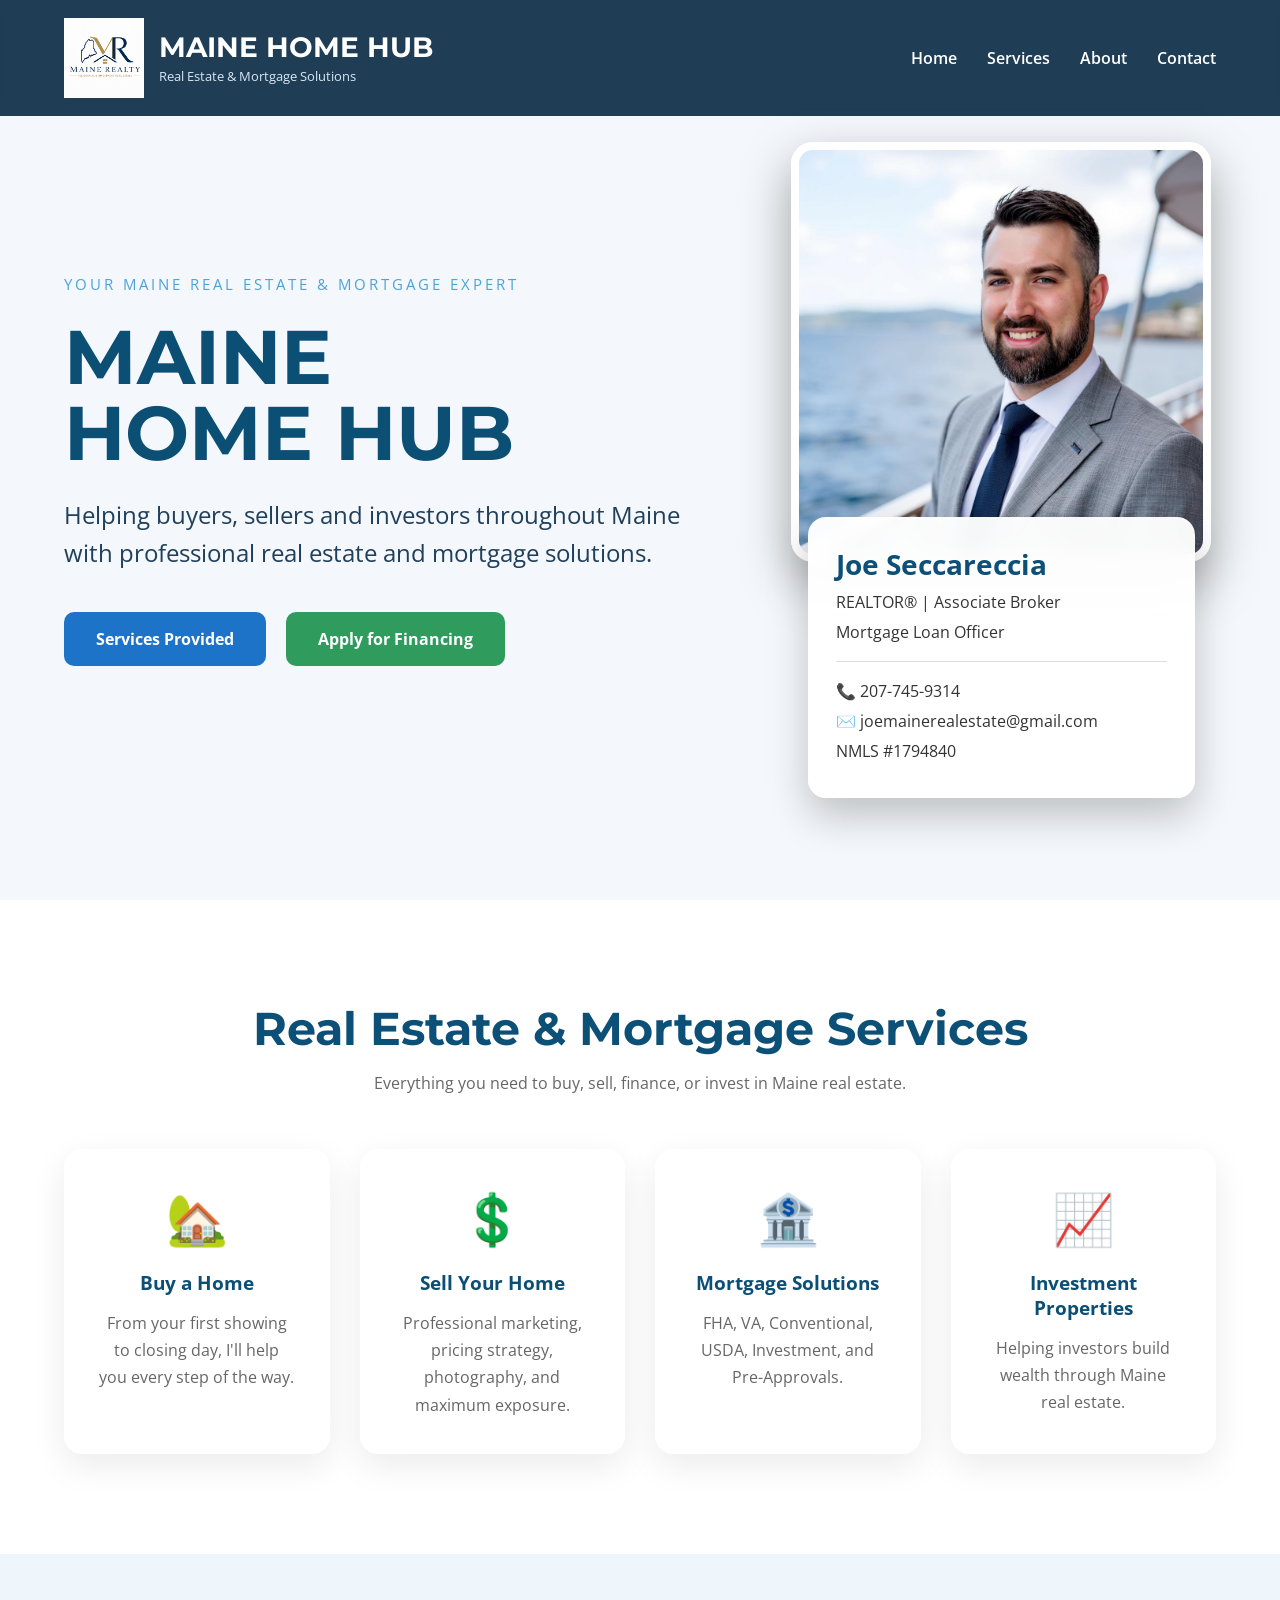
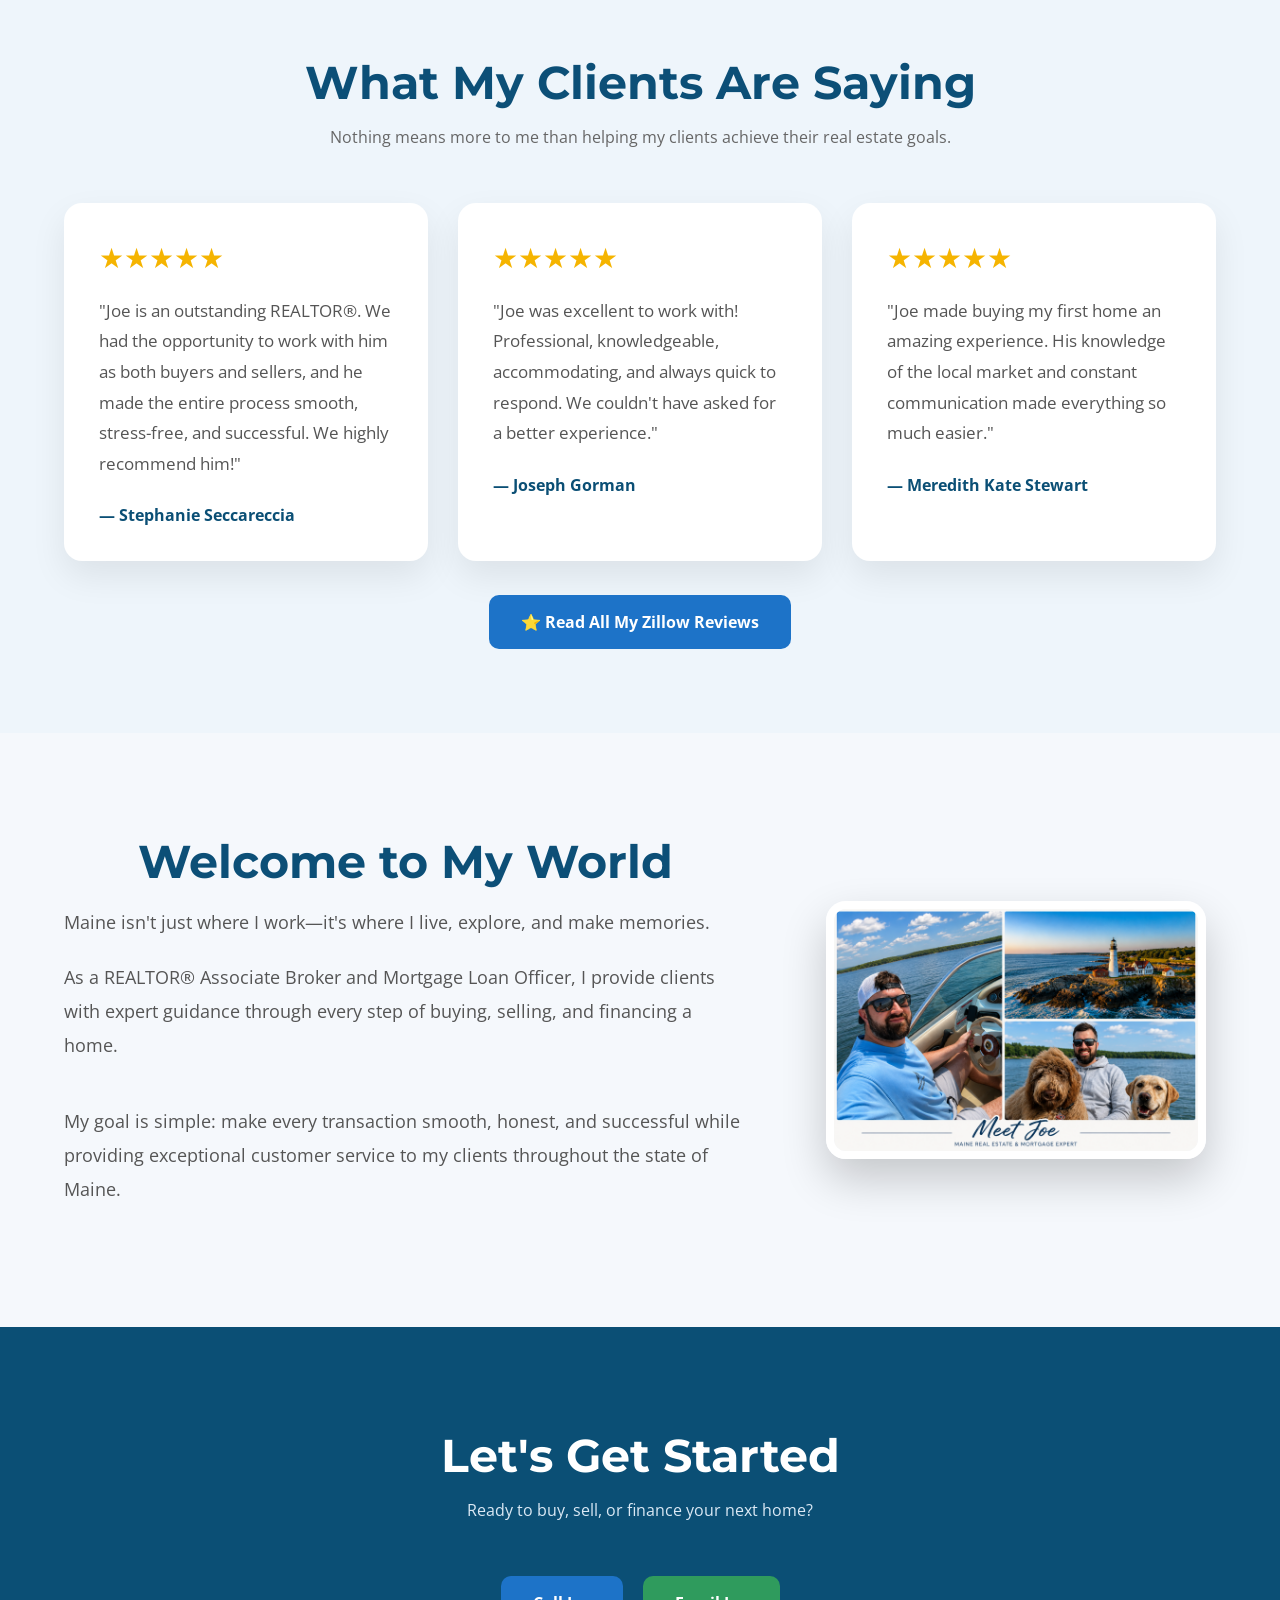
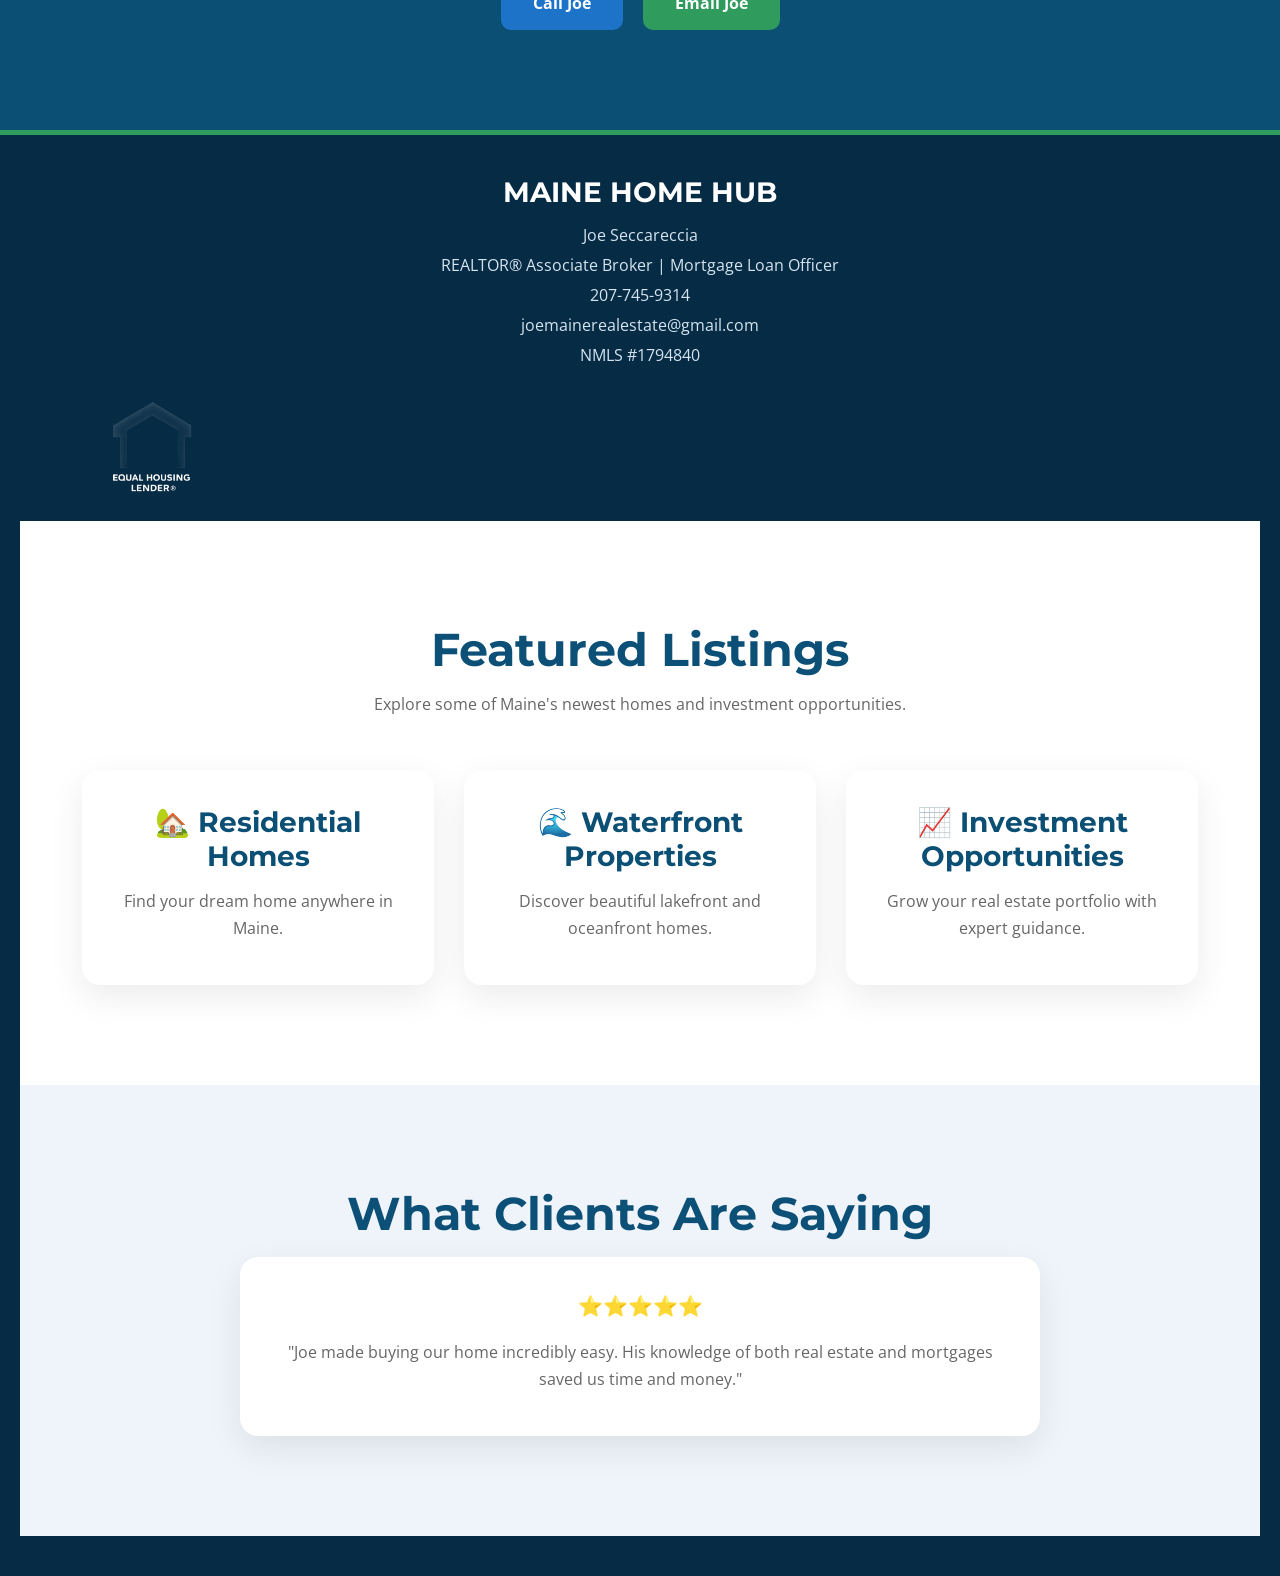
<file: index.html>
<!DOCTYPE html>
<html lang="en">
<head>

    <meta charset="UTF-8">

    <meta name="viewport" content="width=device-width, initial-scale=1.0">

    <meta name="description" content="Joe Seccareccia is a REALTOR® Associate Broker and Mortgage Loan Officer serving Bangor, Brewer, Hampden, Orono, Old Town and communities across Maine. Buy, sell, invest, or get pre-approved today.">

    <meta name="keywords" content="Bangor Maine Realtor, Bangor REALTOR®, Bangor Homes for Sale, Maine Mortgage Loan Officer, Maine Real Estate, Joe Seccareccia">

    <meta name="author" content="Joe Seccareccia">

    <meta name="robots" content="index, follow">

    <title>Joe Seccareccia | REALTOR® Associate Broker & Mortgage Loan Officer | Bangor, Maine</title>

    <link rel="stylesheet" href="style.css">

    <link rel="preconnect" href="https://fonts.googleapis.com">

    <link rel="preconnect" href="https://fonts.gstatic.com" crossorigin>

    <link href="https://fonts.googleapis.com/css2?family=Montserrat:wght@400;600;700;800&family=Open+Sans:wght@400;600&display=swap" rel="stylesheet">

</head>

<body>

<header class="navbar">

    <div class="container nav-container">

    <div class="logo">
    <img src="images/maine-realty-logo.png"
         alt="Maine Realty Logo"
         class="nav-logo">

    <div>
        <h2>MAINE HOME HUB</h2>
        <span>Real Estate & Mortgage Solutions</span>
    </div>

</div>

        <nav>

            <ul>

                <li><a href="#home">Home</a></li>

                <li><a href="#services">Services</a></li>

                <li><a href="#about">About</a></li>

                <li><a href="#contact">Contact</a></li>

            </ul>

        </nav>

    </div>

</header>

<section class="hero" id="home">

    <div class="hero-overlay"></div>

    <div class="container hero-content">

        <div class="hero-text">

            <p class="subtitle">
                YOUR MAINE REAL ESTATE & MORTGAGE EXPERT
            </p>

            <h1>MAINE<br>HOME HUB</h1>

            <p class="description">

                Helping buyers, sellers and investors throughout Maine with professional real estate and mortgage solutions.

            </p>

            <div class="hero-buttons">

                <a href="#services" class="btn blue">
                    Services Provided
                </a>

                
  <a class="btn green"
   href="https://www.loanfactory.com/joeseccareccia"
   target="_blank"
   rel="noopener noreferrer">
   Apply for Financing
</a>

            </div>

        </div>

        <div class="hero-image">

            <img src="images/Headshot.jpg" alt="Joe Seccareccia">

            <div class="contact-card">

                <h2>Joe Seccareccia</h2>

                <p class="job-title">REALTOR® | Associate Broker</p>

                <p class="job-title">Mortgage Loan Officer</p>

                <hr>

                <p>📞 207-745-9314</p>

                <p>✉️ joemainerealestate@gmail.com</p>

                <p class="nmls">NMLS #1794840</p>

            </div>

        </div>

    </div>

</section>
<section id="services" class="services">

    <div class="container">

        <h2 class="section-title">
            Real Estate & Mortgage Services
        </h2>

        <p class="section-subtitle">
            Everything you need to buy, sell, finance, or invest in Maine real estate.
        </p>

        <div class="service-grid">

            <div class="service-card">
                <div class="icon">🏡</div>
                <h3>Buy a Home</h3>
                <p>
                    From your first showing to closing day, I'll help you every step of the way.
                </p>
            </div>

            <div class="service-card">
                <div class="icon">💲</div>
                <h3>Sell Your Home</h3>
                <p>
                    Professional marketing, pricing strategy, photography, and maximum exposure.
                </p>
            </div>

            <div class="service-card">
                <div class="icon">🏦</div>
                <h3>Mortgage Solutions</h3>
                <p>
                    FHA, VA, Conventional, USDA, Investment, and Pre-Approvals.
                </p>
            </div>

            <div class="service-card">
                <div class="icon">📈</div>
                <h3>Investment Properties</h3>
                <p>
                    Helping investors build wealth through Maine real estate.
                </p>
            </div>

        </div>

    </div>

</section>
<!-- Reviews Section -->

<section id="reviews" class="reviews">

    <div class="container">

        <h2 class="section-title">What My Clients Are Saying</h2>

        <p class="section-subtitle">
            Nothing means more to me than helping my clients achieve their real estate goals.
        </p>

        <div class="reviews-grid">

            <div class="review-card">

                <div class="stars">★★★★★</div>

                <p class="review-text">
                    "Joe is an outstanding REALTOR®. We had the opportunity to work with him as both buyers and sellers, and he made the entire process smooth, stress-free, and successful. We highly recommend him!"
                </p>

                <h4>— Stephanie Seccareccia</h4>

            </div>

            <div class="review-card">

                <div class="stars">★★★★★</div>

                <p class="review-text">
                    "Joe was excellent to work with! Professional, knowledgeable, accommodating, and always quick to respond. We couldn't have asked for a better experience."
                </p>

                <h4>— Joseph Gorman</h4>

            </div>

            <div class="review-card">

                <div class="stars">★★★★★</div>

                <p class="review-text">
                    "Joe made buying my first home an amazing experience. His knowledge of the local market and constant communication made everything so much easier."
                </p>

                <h4>— Meredith Kate Stewart</h4>

            </div>

        </div>

        <div style="text-align:center; margin-top:50px;">

            <a href="https://www.zillow.com/profile/joemainerealestate" target="_blank" class="btn blue">

                ⭐ Read All My Zillow Reviews

            </a>

        </div>

    </div>

</section>
<section id="about" class="about">

    <div class="container about-grid">

        <div>

            <h2 class="section-title">
                Welcome to My World
            </h2>

            <p class="about-subtitle">
    Maine isn't just where I work—it's where I live, explore, and make memories.
</p>

<p>
    As a REALTOR® Associate Broker and Mortgage Loan Officer,
    I provide clients with expert guidance through every step of
    buying, selling, and financing a home.
</p>

<br>

<p>
    My goal is simple:
    make every transaction smooth, honest, and successful while
    providing exceptional customer service to my clients throughout the state of Maine.
</p>

        </div>

        <div>

            <img src="images/about-photo.png"
                 alt="Joe Seccareccia"
                 class="about-photo">

        </div>

    </div>

</section>

<section id="contact" class="contact">

    <div class="container">

        <h2 class="section-title">
            Let's Get Started
        </h2>

        <p class="section-subtitle">
            Ready to buy, sell, or finance your next home?
        </p>

        <div class="contact-buttons">

            <a href="tel:2077459314" class="btn blue">
                Call Joe
            </a>

            <a href="mailto:joemainerealestate@gmail.com"
               class="btn green">
                Email Joe
            </a>

        </div>

    </div>

</section>

<footer>

    <div class="container">

        <h3>MAINE HOME HUB</h3>

        <p>
            Joe Seccareccia
        </p>

        <p>
            REALTOR® Associate Broker | Mortgage Loan Officer
        </p>

        <p>
            207-745-9314
        </p>

        <p>
            joemainerealestate@gmail.com
        </p>

        <p>
            NMLS #1794840
        </p>
<img src="images/equal-housing.png"
     alt="Equal Housing Lender"
     class="equal-housing-logo">
    </div>
<section class="featured">

    <div class="container">

        <h2 class="section-title">Featured Listings</h2>

        <p class="section-subtitle">
            Explore some of Maine's newest homes and investment opportunities.
        </p>

        <div class="service-grid">

            <div class="service-card">
                <h3>🏡 Residential Homes</h3>
                <p>Find your dream home anywhere in Maine.</p>
            </div>

            <div class="service-card">
                <h3>🌊 Waterfront Properties</h3>
                <p>Discover beautiful lakefront and oceanfront homes.</p>
            </div>

            <div class="service-card">
                <h3>📈 Investment Opportunities</h3>
                <p>Grow your real estate portfolio with expert guidance.</p>
            </div>

        </div>

    </div>

</section>

<section class="testimonials">

    <div class="container">

        <h2 class="section-title">What Clients Are Saying</h2>

        <div class="service-card">

            ⭐⭐⭐⭐⭐

            <p style="margin-top:20px;">
                "Joe made buying our home incredibly easy. His knowledge of both
                real estate and mortgages saved us time and money."
            </p>

        </div>

    </div>

</section>
</footer>

</body>
</html>
</file>
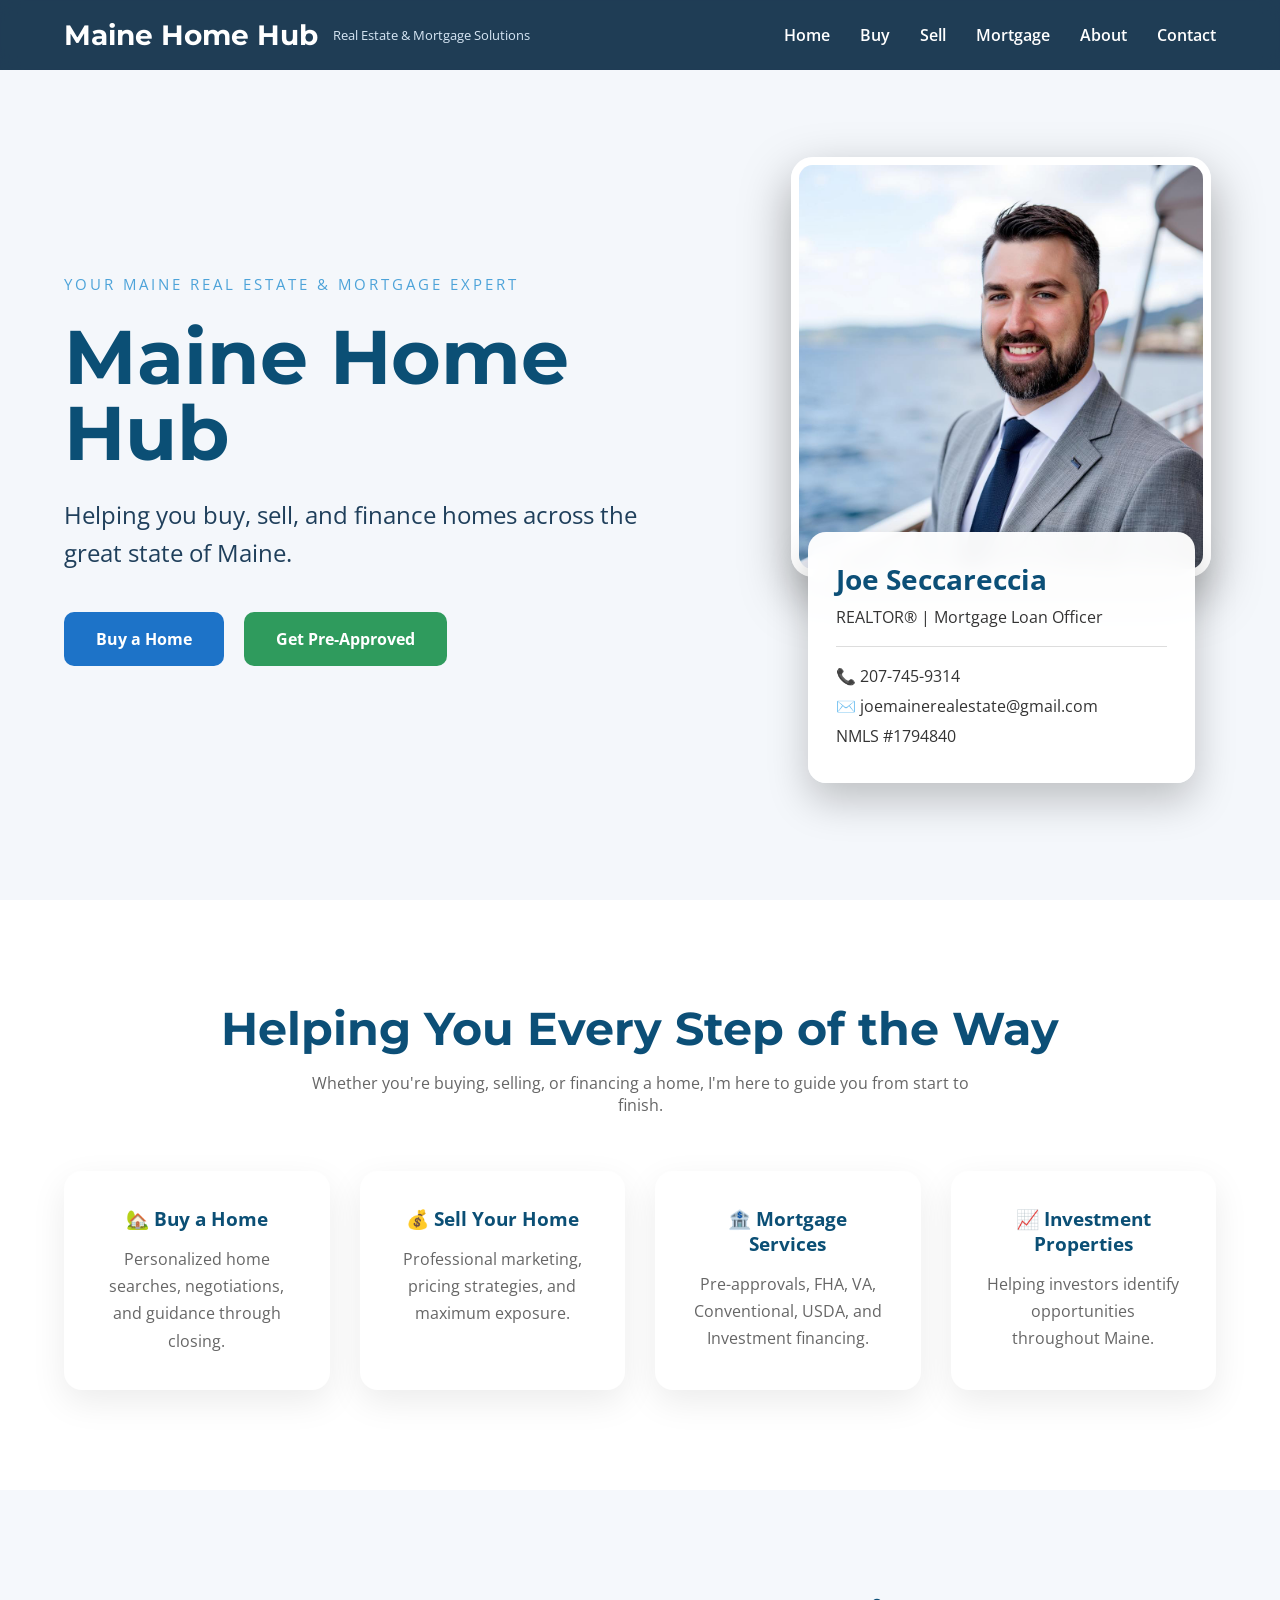
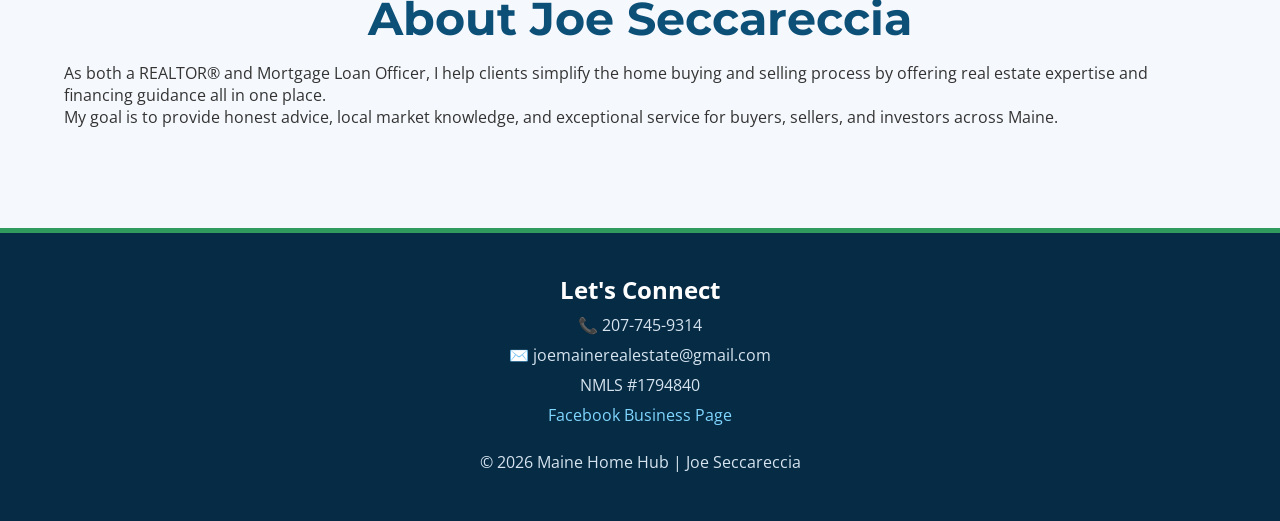
<file: index copy.html>
<!DOCTYPE html>
<html lang="en">
<head>
<meta charset="UTF-8">
<meta name="viewport" content="width=device-width, initial-scale=1.0">
<title>Maine Home Hub | Joe Seccareccia</title>
<link rel="stylesheet" href="style.css">
<link href="https://fonts.googleapis.com/css2?family=Montserrat:wght@400;600;700;800&family=Open+Sans:wght@400;600&display=swap" rel="stylesheet">
</head>
<body>
<header class="navbar">
<div class="container nav-container">
<div class="logo">
<h2>Maine Home Hub</h2>
<span>Real Estate & Mortgage Solutions</span>
</div>
<nav>
<ul>
<li><a href="#home">Home</a></li>
<li><a href="#buy">Buy</a></li>
<li><a href="#sell">Sell</a></li>
<li><a href="#mortgage">Mortgage</a></li>
<li><a href="#about">About</a></li>
<li><a href="#contact">Contact</a></li>
</ul>
</nav>
</div>
</header>

<section id="home" class="hero">
<div class="hero-overlay"></div>
<div class="container hero-content">
<div class="hero-text">
<p class="subtitle">Your Maine Real Estate & Mortgage Expert</p>
<h1>Maine Home Hub</h1>
<p class="description">Helping you buy, sell, and finance homes across the great state of Maine.</p>
<div class="hero-buttons">
<a class="btn blue" href="#buy">Buy a Home</a>
<a class="btn green" href="#mortgage">Get Pre-Approved</a>
</div>
</div>

<div class="hero-image">
<img src="Headshot.jpg" alt="Joe Seccareccia">
<div class="contact-card">
<h2>Joe Seccareccia</h2>
<p>REALTOR® | Mortgage Loan Officer</p>
<hr>
<p>📞 207-745-9314</p>
<p>✉️ joemainerealestate@gmail.com</p>
<p>NMLS #1794840</p>
</div>
</div>
</div>
</section>

<section id="buy" class="services">

    <div class="container">

        <h2 class="section-title">Helping You Every Step of the Way</h2>

        <p class="section-subtitle">
            Whether you're buying, selling, or financing a home, I'm here to guide you from start to finish.
        </p>

        <div class="service-grid">

            <div class="service-card">
                <h3>🏡 Buy a Home</h3>
                <p>Personalized home searches, negotiations, and guidance through closing.</p>
            </div>

            <div class="service-card">
                <h3>💰 Sell Your Home</h3>
                <p>Professional marketing, pricing strategies, and maximum exposure.</p>
            </div>

            <div class="service-card">
                <h3>🏦 Mortgage Services</h3>
                <p>Pre-approvals, FHA, VA, Conventional, USDA, and Investment financing.</p>
            </div>

            <div class="service-card">
                <h3>📈 Investment Properties</h3>
                <p>Helping investors identify opportunities throughout Maine.</p>
            </div>

        </div>

    </div>

</section>

<section id="about" class="about">

    <div class="container">

        <h2 class="section-title">About Joe Seccareccia</h2>

        <p>
            As both a REALTOR® and Mortgage Loan Officer, I help clients simplify the home buying and selling process by offering real estate expertise and financing guidance all in one place.
        </p>

        <p>
            My goal is to provide honest advice, local market knowledge, and exceptional service for buyers, sellers, and investors across Maine.
        </p>

    </div>

</section>

<footer id="contact">

    <div class="container">

        <h2>Let's Connect</h2>

        <p>📞 207-745-9314</p>

        <p>✉️ joemainerealestate@gmail.com</p>

        <p>NMLS #1794840</p>

        <p>
            <a href="https://www.facebook.com/JoeSeccarecciaRealEstate/" target="_blank">
                Facebook Business Page
            </a>
        </p>

        <p style="margin-top:25px;">
            © 2026 Maine Home Hub | Joe Seccareccia
        </p>

    </div>

</footer>

</body>
</html>
</file>
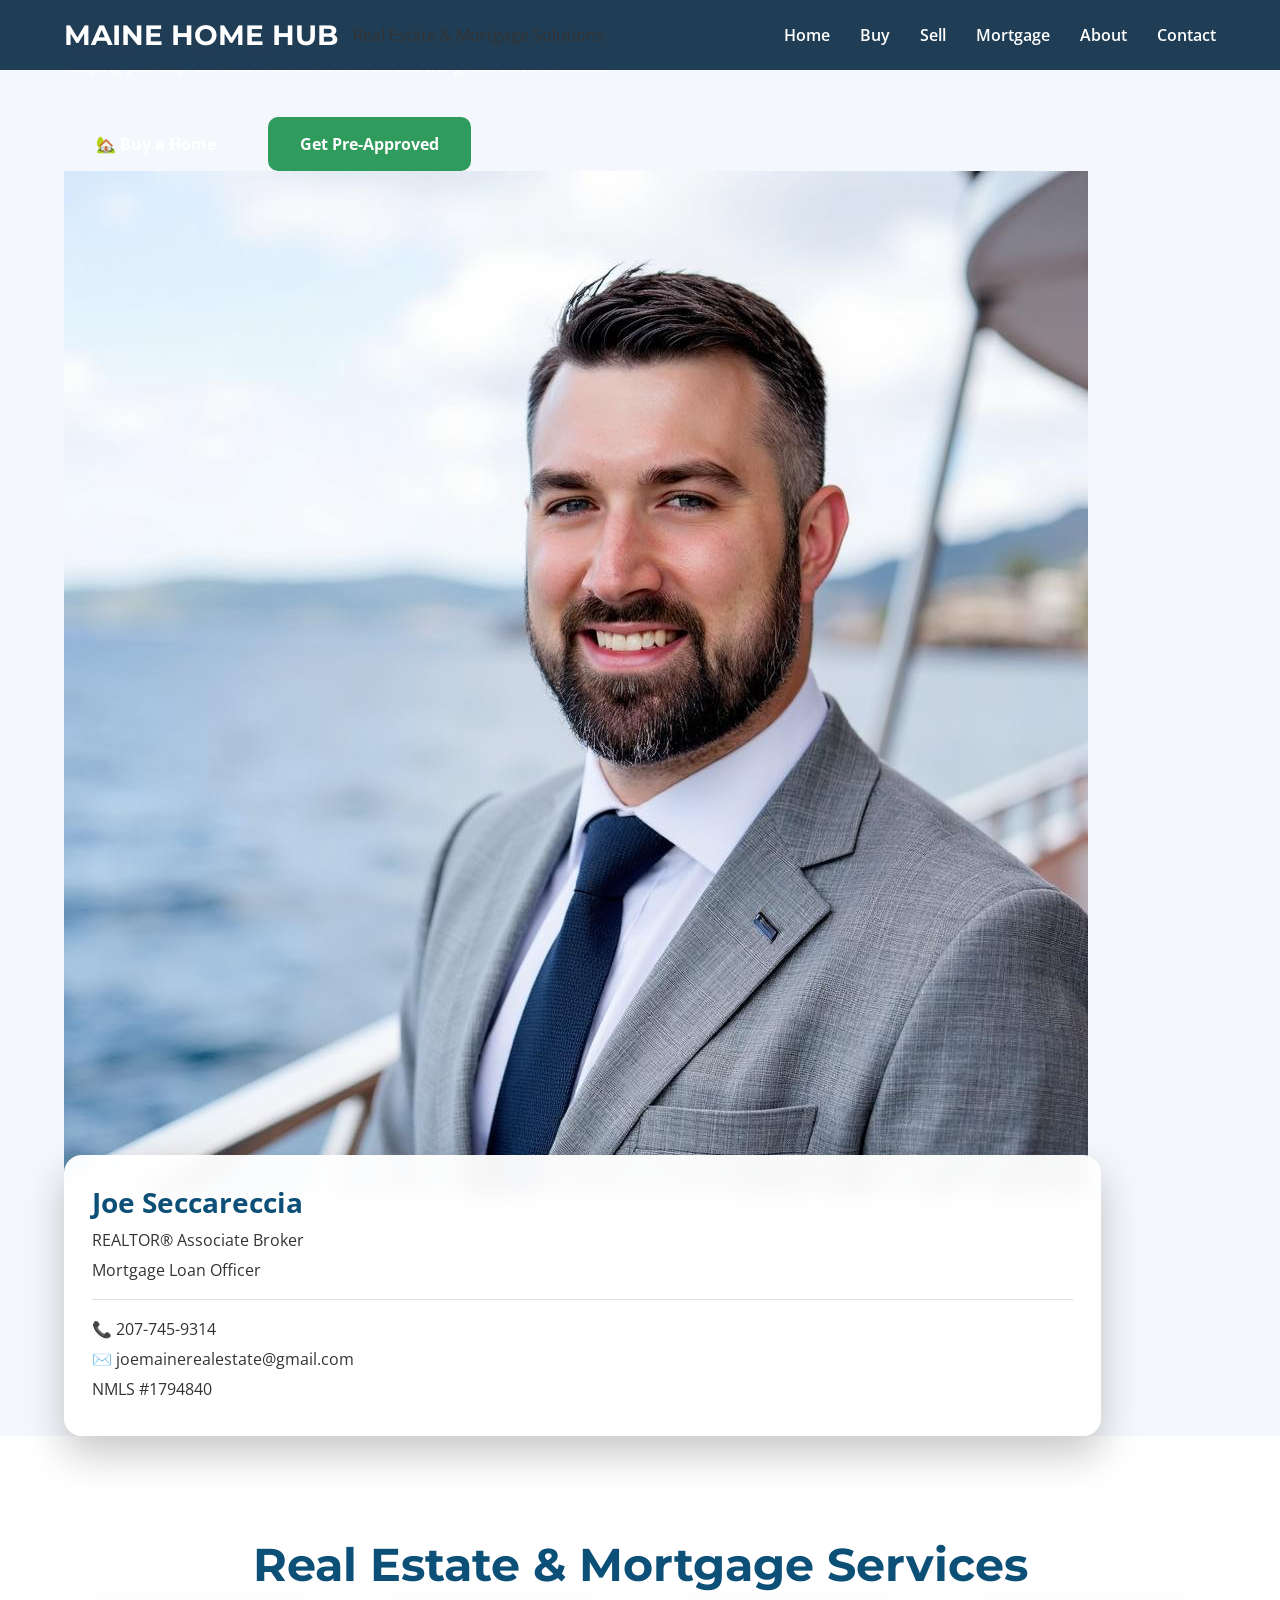
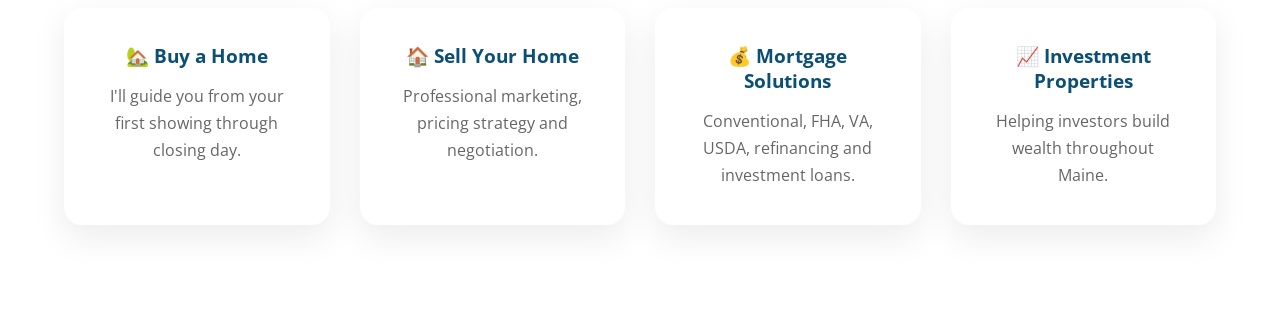
<file: index-v2.html>
<!DOCTYPE html>
<html lang="en">

<head>

<meta charset="UTF-8">
<meta name="viewport" content="width=device-width, initial-scale=1.0">

<title>Maine Home Hub | Joe Seccareccia</title>

<link rel="stylesheet" href="style.css">

<link rel="preconnect" href="https://fonts.googleapis.com">
<link rel="preconnect" href="https://fonts.gstatic.com" crossorigin>

<link href="https://fonts.googleapis.com/css2?family=Montserrat:wght@400;500;600;700;800&family=Open+Sans:wght@400;600&display=swap" rel="stylesheet">

</head>

<body>

<header class="navbar">

<div class="container nav-container">

<div class="logo">

<h2>MAINE HOME HUB</h2>

<p>Real Estate & Mortgage Solutions</p>

</div>

<nav>

<ul>

<li><a href="#">Home</a></li>
<li><a href="#">Buy</a></li>
<li><a href="#">Sell</a></li>
<li><a href="#">Mortgage</a></li>
<li><a href="#">About</a></li>
<li><a href="#">Contact</a></li>

</ul>

</nav>

</div>

</header>

<section class="hero">

<div class="hero-overlay"></div>

<div class="container hero-grid">

<div class="hero-left">

<p class="eyebrow">
YOUR MAINE REAL ESTATE & MORTGAGE EXPERT
</p>

<h1>MAINE HOME HUB</h1>

<p class="hero-text">

Helping you buy, sell and finance homes across the great state of Maine.

</p>

<div class="hero-buttons">

<a href="#" class="btn btn-blue">
🏡 Buy a Home
</a>

<a href="https://www.loanfactory.com/joeseccareccia" class="btn green" target="_blank" rel="noopener">
    Get Pre-Approved
</a>
</a>

</div>

</div>

<div class="hero-right">

<img src="Headshot.jpg" alt="Joe Seccareccia">

<div class="contact-card">

<h2>Joe Seccareccia</h2>

<p>REALTOR® Associate Broker</p>

<p>Mortgage Loan Officer</p>

<hr>

<p>📞 207-745-9314</p>

<p>✉️ joemainerealestate@gmail.com</p>

<p>NMLS #1794840</p>

</div>

</div>

</div>

</section>
<section class="services">

<div class="container">

<h2 class="section-title">
Real Estate & Mortgage Services
</h2>

<div class="service-grid">

<div class="service-card">
<h3>🏡 Buy a Home</h3>
<p>
I'll guide you from your first showing through closing day.
</p>
</div>

<div class="service-card">
<h3>🏠 Sell Your Home</h3>
<p>
Professional marketing, pricing strategy and negotiation.
</p>
</div>

<div class="service-card">
<h3>💰 Mortgage Solutions</h3>
<p>
Conventional, FHA, VA, USDA, refinancing and investment loans.
</p>
</div>

<div class="service-card">
<h3>📈 Investment Properties</h3>
<p>
Helping investors build wealth throughout Maine.
</p>
</div>

</div>

</div>

</section>
</file>
<file: style.css>
/* ===================================
   MAINE HOME HUB v2
   Part 1 - Reset, Navigation & Hero
=================================== */

*{
    margin:0;
    padding:0;
    box-sizing:border-box;
}

html{
    scroll-behavior:smooth;
}

body{
    font-family:'Open Sans',sans-serif;
    color:#333;
    background:#f4f7fb;
    overflow-x:hidden;
}

.container{
    width:90%;
    max-width:1200px;
    margin:auto;
}

/* Navigation */

.navbar{
    position:fixed;
    top:0;
    width:100%;
    z-index:999;
    background:rgba(8,41,67,.90);
    backdrop-filter:blur(10px);
}

.nav-container{
    display:flex;
    justify-content:space-between;
    align-items:center;
    padding:18px 0;

}
.logo{
    display:flex;
    align-items:center;
    gap:15px;
}

.nav-logo{
    height:80px;
    width:auto;

}
.logo h2{
    color:#fff;
    font-family:'Montserrat',sans-serif;
    font-size:28px;
}

.logo span{
    color:#d7e7f5;
    font-size:13px;
}

nav ul{
    display:flex;
    list-style:none;
    gap:30px;
}

nav a{
    color:white;
    text-decoration:none;
    font-weight:600;
    transition:.3s;
}

nav a:hover{
    color:#74d39f;
}

/* HERO */

.hero{

    min-height:100vh;

    background:
    linear-gradient(rgba(8,45,72,.45),rgba(8,45,72,.45)),
   url("images/lighthouse-background.jpg")

    background-size:cover;
    background-position:center;
    background-repeat:no-repeat;

    display:flex;
    align-items:center;

    color:white;

}

.hero-content{

    display:grid;

    grid-template-columns:1fr 430px;

    gap:70px;

    align-items:center;

    padding-top:130px;

    padding-bottom:90px;

}

.hero-text h1{

    font-size:76px;

    line-height:1;

    font-family:'Montserrat',sans-serif;

    margin:25px 0;
    color:#0b4f75;
}

.subtitle{

    color:#91ddff;

    text-transform:uppercase;

    letter-spacing:3px;

    font-size:15px;

}

.description{

    font-size:24px;

    max-width:620px;

    line-height:1.6;

}

.hero-buttons{

    margin-top:40px;

    display:flex;

    gap:20px;

}

.btn{

    padding:16px 32px;

    border-radius:10px;

    color:white;

    text-decoration:none;

    font-weight:700;

    transition:.3s;

}

.blue{
    background:#1d73c8;
}

.green{
    background:#2f9b5d;
}

.btn:hover{

    transform:translateY(-4px);

}/* ===================================
   Part 2 - Headshot & Contact Card
=================================== */

.hero-image{
    position:relative;
    display:flex;
    flex-direction:column;
    align-items:center;
}

.hero-image img{

    width:100%;

    max-width:420px;

    border-radius:22px;

    border:8px solid #ffffff;

    box-shadow:0 20px 50px rgba(0,0,0,.35);

    display:block;

}

.contact-card{

    width:90%;

    margin-top:-45px;

    background:rgba(255,255,255,.96);

    backdrop-filter:blur(10px);

    border-radius:18px;

    padding:28px;

    color:#333;

    box-shadow:0 18px 40px rgba(0,0,0,.22);

    position:relative;

    z-index:5;

}

.contact-card h2{

    color:#0c4f77;

    font-size:28px;

    margin-bottom:8px;

}

.contact-card p{

    margin:8px 0;

    font-size:16px;

}

.contact-card hr{

    border:none;

    border-top:1px solid #ddd;

    margin:18px 0;

}

/* ===================================
   Services Section
=================================== */

.services{

    padding:100px 0;

    background:white;

}

.section-title{

    text-align:center;

    font-size:46px;

    color:#0c4f77;

    font-family:'Montserrat',sans-serif;

    margin-bottom:15px;

}

.section-subtitle{

    text-align:center;

    color:#666;

    max-width:700px;

    margin:0 auto 55px;

}

.service-grid{

    display:grid;

    grid-template-columns:repeat(auto-fit,minmax(250px,1fr));

    gap:30px;

}

.service-card{

    background:white;

    border-radius:18px;

    padding:35px;

    text-align:center;

    box-shadow:0 12px 35px rgba(0,0,0,.08);

    transition:.3s;

}

.service-card:hover{

    transform:translateY(-10px);

}

.icon{

    font-size:50px;

    margin-bottom:18px;

}

.service-card h3{

    color:#0b4f75;

    margin-bottom:15px;

}

.service-card p{

    color:#666;

    line-height:1.7;

}/* ===================================
   Part 3 - About, Contact & Footer
=================================== */

.about{

    padding:100px 0;

    background:#f5f8fc;

}

.about-grid{

    display:grid;

    grid-template-columns:1fr 400px;

    gap:70px;

    align-items:center;

}

.about-grid p{

    font-size:18px;

    line-height:1.9;

    color:#555;

    margin-bottom:20px;

}

.about-photo{

    width:100%;

    max-width:380px;

    margin:auto;

    display:block;

    border-radius:20px;

    border:8px solid white;

    box-shadow:0 20px 45px rgba(0,0,0,.20);

}

.contact{

    padding:100px 0;

    background:#0b4f75;

    color:white;

    text-align:center;

}

.contact .section-title{

    color:white;

}

.contact .section-subtitle{

    color:#dbe9f5;

}

.contact-buttons{

    margin-top:40px;

    display:flex;

    justify-content:center;

    gap:20px;

    flex-wrap:wrap;

}

footer{

    background:#062b44;

    color:white;

    text-align:center;

    padding:40px 20px;

}

footer h3{

    font-family:'Montserrat',sans-serif;

    font-size:28px;

    margin-bottom:15px;

}

footer p{

    margin:8px 0;

    color:#d6e4f0;

}/* ===================================
   Part 3 - About, Contact & Footer
=================================== */

.about{

    padding:100px 0;

    background:#f5f8fc;

}

.about-grid{

    display:grid;

    grid-template-columns:1fr 400px;

    gap:70px;

    align-items:center;

}

.about-grid p{

    font-size:18px;

    line-height:1.9;

    color:#555;

    margin-bottom:20px;

}

.about-photo{

    width:100%;

    max-width:380px;

    margin:auto;

    display:block;

    border-radius:20px;

    border:8px solid white;

    box-shadow:0 20px 45px rgba(0,0,0,.20);

}

.contact{

    padding:100px 0;

    background:#0b4f75;

    color:white;

    text-align:center;

}

.contact .section-title{

    color:white;

}

.contact .section-subtitle{

    color:#dbe9f5;

}

.contact-buttons{

    margin-top:40px;

    display:flex;

    justify-content:center;

    gap:20px;

    flex-wrap:wrap;

}

footer{

    background:#062b44;

    color:white;

    text-align:center;

    padding:40px 20px;

}

footer h3{

    font-family:'Montserrat',sans-serif;

    font-size:28px;

    margin-bottom:15px;

}

footer p{

    margin:8px 0;

    color:#d6e4f0;

}/* ===================================
   Part 6 - Featured Listings, Testimonials & Final Polish
=================================== */

.featured{

    padding:100px 0;

    background:#ffffff;

}

.testimonials{

    padding:100px 0;

    background:#eef4f9;

}

.testimonials .service-card{

    max-width:800px;

    margin:0 auto;

    text-align:center;

    font-size:20px;

}

.cta{

    padding:90px 20px;

    text-align:center;

    background:linear-gradient(135deg,#0b4f75,#1d73c8);

    color:white;

}

.cta h2{

    font-size:46px;

    font-family:'Montserrat',sans-serif;

    margin-bottom:20px;

}

.cta p{

    font-size:22px;

    max-width:700px;

    margin:0 auto 35px;

}

footer{

    border-top:5px solid #2f9b5d;

}

footer p{

    font-size:16px;

}

footer a{

    color:#7fd6ff;

    text-decoration:none;

}

footer a:hover{

    text-decoration:underline;

}

.hero-image img{

    transition:transform .35s ease, box-shadow .35s ease;

}

.hero-image img:hover{

    transform:scale(1.03);

    box-shadow:0 30px 60px rgba(0,0,0,.35);

}

.contact-card{

    transition:transform .3s ease;

}

.contact-card:hover{

    transform:translateY(-5px);

}

.service-card{

    transition:
        transform .3s ease,
        box-shadow .3s ease;

}

.service-card:hover{

    box-shadow:0 20px 45px rgba(0,0,0,.15);

}/* ===========================
   CLIENT REVIEWS
=========================== */

.reviews{

    padding:100px 0;

    background:#eef5fb;

}

.reviews-grid{

    display:grid;

    grid-template-columns:repeat(auto-fit,minmax(320px,1fr));

    gap:30px;

    margin-top:50px;

}

.review-card{

    background:white;

    padding:35px;

    border-radius:18px;

    box-shadow:0 15px 35px rgba(0,0,0,.08);

    transition:.3s;

}

.review-card:hover{

    transform:translateY(-8px);

}

.stars{

    font-size:28px;

    color:#f5b400;

    margin-bottom:20px;

}

.review-text{

    font-size:17px;

    line-height:1.8;

    color:#555;

    margin-bottom:25px;

}

.review-card h4{

    color:#0b4f75;

}/* Force Hero Text Colors */

.hero-text h1{
    color:#0b4f75 !important;
}

.hero-text .description{
    color:#1f3f5b !important;
}

.hero-text .subtitle{
    color:#4da3d9 !important;
}/* Equal Housing Lender Logo */
.equal-housing-logo {
    display: block;
    width: 140px;
    height: auto;
    margin-top: 15px;
}
</file>
